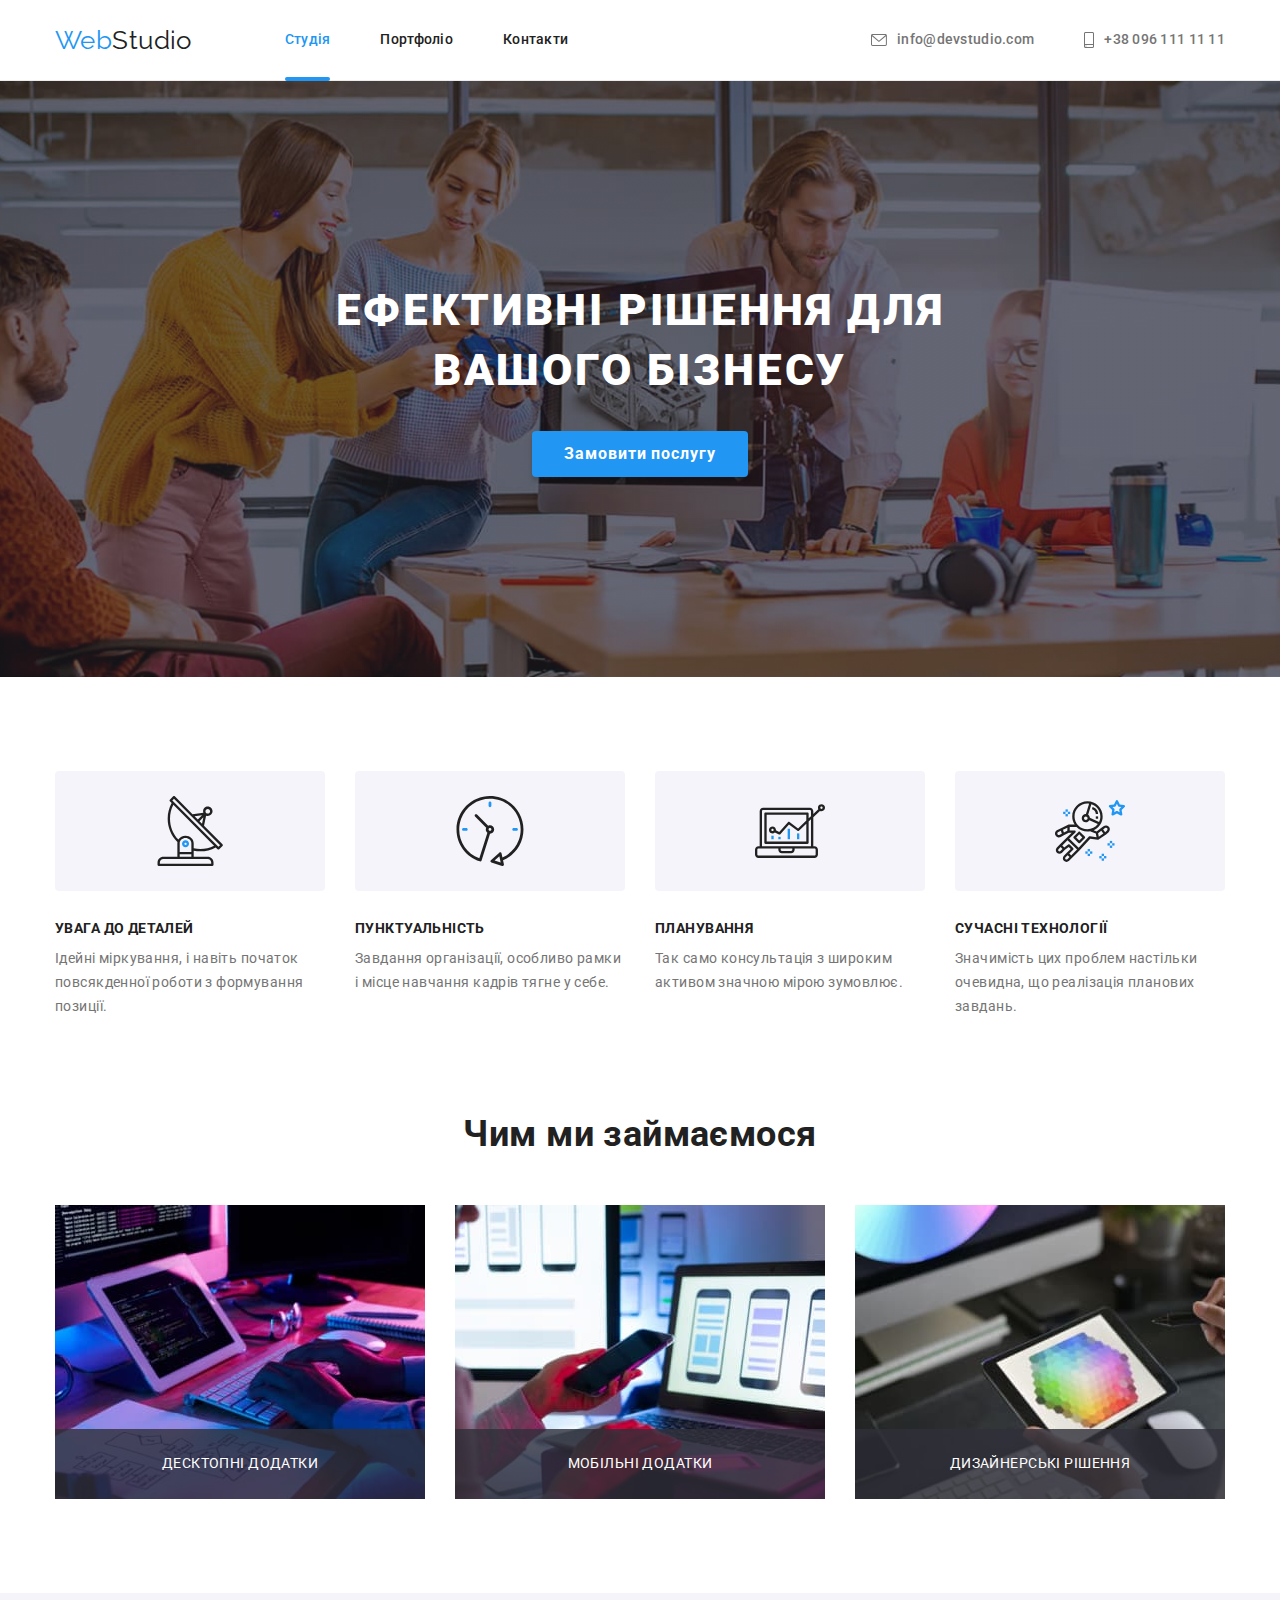
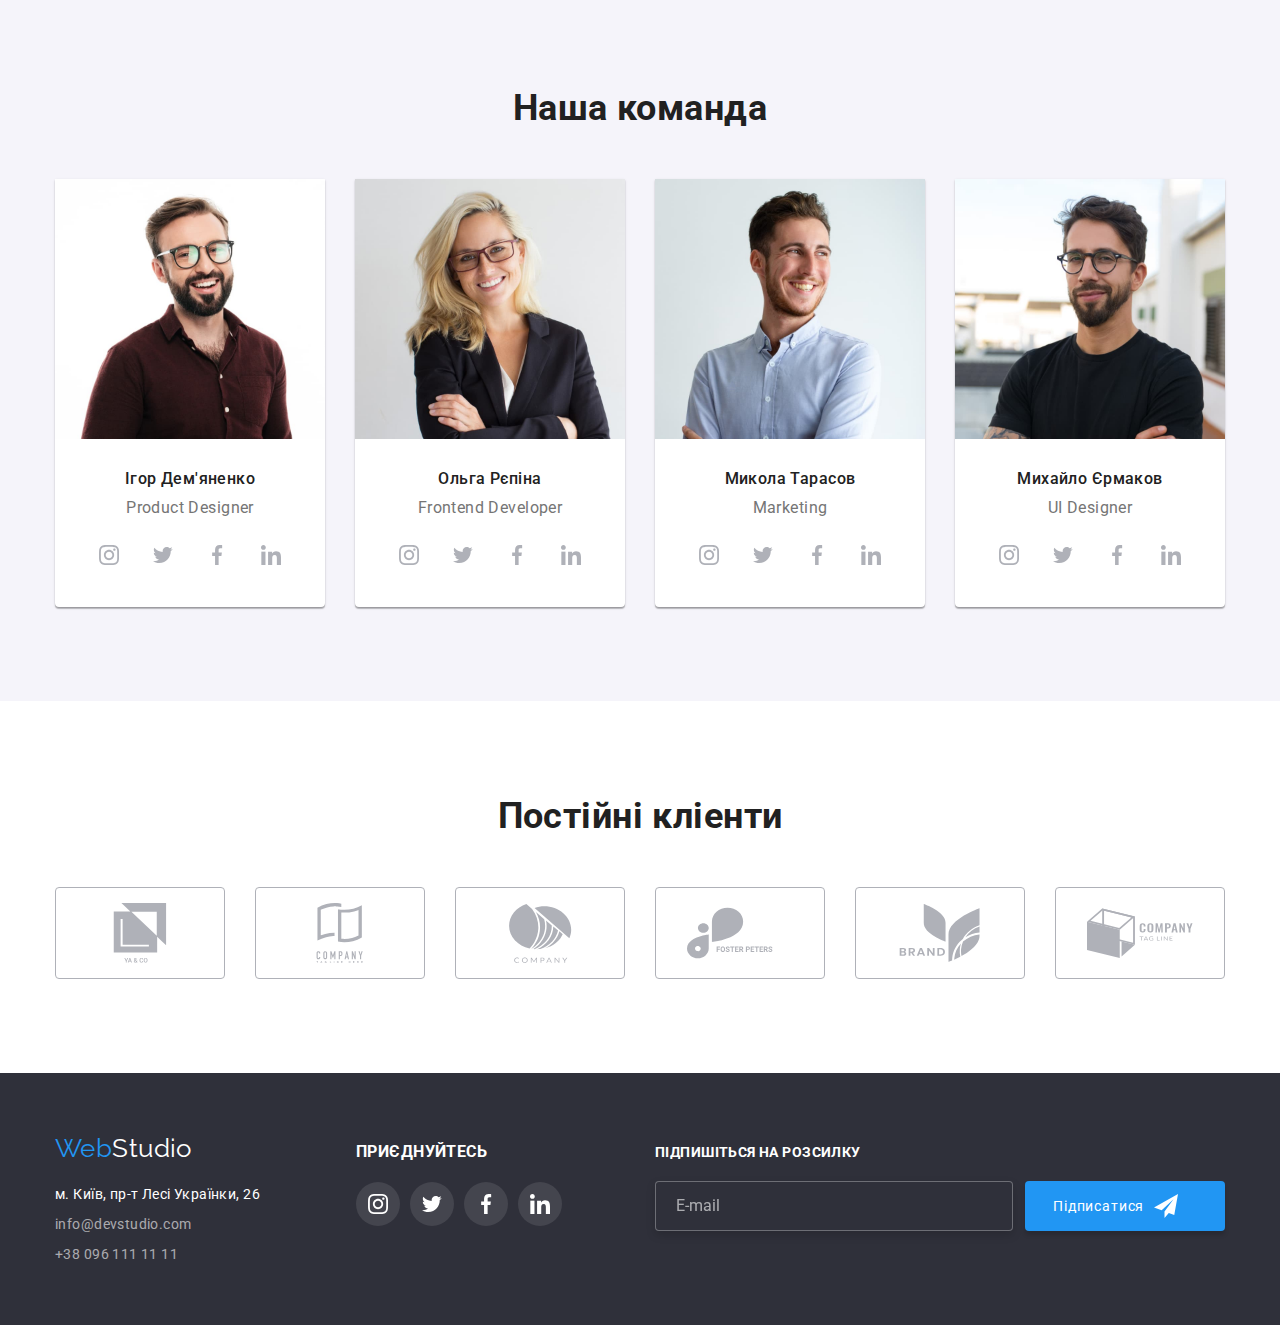
<file: index.html>
<!DOCTYPE html>
<html lang="uk">
  <head>
    <meta charset="UTF-8" />
    <meta name="viewport" content="width=device-width, initial-scale=1.0" />
    <title>Студія</title>
    <link rel="preconnect" href="https://fonts.googleapis.com" />
    <link rel="preconnect" href="https://fonts.gstatic.com" crossorigin />
    <link
      href="https://fonts.googleapis.com/css2?family=Raleway:wght@700&family=Roboto:wght@400;500;700;900&display=swap"
      rel="stylesheet"
    />
    <link
      rel="stylesheet"
      href="https://cdn.jsdelivr.net/npm/modern-normalize@1.1.0/modern-normalize.min.css"
    />
    <link rel="stylesheet" href="./css/styles.css" />
  </head>
  <body>
    <header class="header-page">
      <div class="container header-page-container">
        <!--строка навигатора-->
        <nav class="header-nav">
          <a class="logotyp link" href="./index.html">Web<span>Studio</span></a>
          <ul class="menu list">
            <li class="menu-element">
              <a class="menu-link link current" href="./index.html"> Студія</a>
            </li>
            <li class="menu-element">
              <a class="menu-link link" href="./portfolio.html">Портфоліо</a>
            </li>
            <li class="menu-element">
              <a class="menu-link link" href="">Контакти</a>
            </li>
          </ul>
        </nav>
        <!--телеграф-->
        <ul class="contact list">
          <li class="contact-item">
            <a class="contact-elem link" href="mailto:info@devstudio.com">
              <svg class="contact-icon" width="16" height="12">
                <use href="./images/icons.svg#icon-envelope"></use>
              </svg>
              info@devstudio.com</a
            >
          </li>
          <li class="contact-item">
            <a class="contact-elem link" href="tel:+380961111111">
              <svg class="contact-icon" width="10" height="16">
                <use href="./images/icons.svg#icon-smartphone"></use>
              </svg>
              +38 096 111 11 11</a
            >
          </li>
        </ul>
      </div>
    </header>
    <main>
      <!--ГЕРОЯМ СЛАВА-->
      <section class="section hero">
        <div class="container hero-container">
          <h1 class="hero-title">Ефективні рішення для вашого бізнесу</h1>
          <button type="button" class="hero-modal-btn" data-modal-open>
            Замовити послугу
          </button>
        </div>
      </section>
      <!--секция себя презентовать-->
      <section class="section present">
        <div class="container present-container">
          <ul class="present-list list">
            <li class="present-elem">
              <div class="present-ikon">
                <svg aria-label="антена" width="70" height="70">
                  <use href="./images/icons.svg#icon-antena"></use>
                </svg>
              </div>
              <h2 class="present-title">УВАГА ДО ДЕТАЛЕЙ</h2>
              <p class="present-tekst">
                Ідейні міркування, і навіть початок повсякденної роботи з
                формування позиції.
              </p>
            </li>
            <li class="present-elem">
              <div class="present-ikon">
                <svg aria-label="годинник" width="70" height="70">
                  <use href="./images/icons.svg#icon-clock"></use>
                </svg>
              </div>
              <h2 class="present-title">ПУНКТУАЛЬНІСТЬ</h2>
              <p class="present-tekst">
                Завдання організації, особливо рамки і місце навчання кадрів
                тягне у себе.
              </p>
            </li>
            <li class="present-elem">
              <div class="present-ikon">
                <svg aria-label="діаграма" width="70" height="70">
                  <use href="./images/icons.svg#icon-diagram"></use>
                </svg>
              </div>
              <h2 class="present-title">ПЛАНУВАННЯ</h2>
              <p class="present-tekst">
                Так само консультація з широким активом значною мірою зумовлює.
              </p>
            </li>
            <li class="present-elem">
              <div class="present-ikon">
                <svg aria-label="космонавт" width="70" height="70">
                  <use href="./images/icons.svg#icon-astronaut"></use>
                </svg>
              </div>
              <h2 class="present-title">СУЧАСНІ ТЕХНОЛОГІЇ</h2>
              <p class="present-tekst">
                Значимість цих проблем настільки очевидна, що реалізація
                планових завдань.
              </p>
            </li>
          </ul>
        </div>
      </section>
      <!--секция работаем работу  -->
      <section class="section worky">
        <div class="container worky-container">
          <h2 class="section-title">Чим ми займаємося</h2>
          <ul class="worky-list list">
            <li class="worky-elem">
              <div class="worky-over">
                <img
                  class="worky-pic"
                  src="./images/box-1-img.jpg"
                  alt="печать на клаві"
                  width="370"
                />
                <p class="worky-text">ДЕСКТОПНІ ДОДАТКИ</p>
              </div>
            </li>
            <li class="worky-elem">
              <div class="worky-over">
                <img
                  class="worky-pic"
                  src="./images/box-2-img.jpg"
                  alt="смартфон та ноутбук"
                  width="370"
                />
                <p class="worky-text">МОБІЛЬНІ ДОДАТКИ</p>
              </div>
            </li>
            <li class="worky-elem">
              <div class="worky-over">
                <img
                  class="worky-pic"
                  src="./images/box-3-img.jpg"
                  alt="планшет та ноутбук"
                  width="370"
                />
                <p class="worky-text">ДИЗАЙНЕРСЬКІ РІШЕННЯ</p>
              </div>
            </li>
          </ul>
        </div>
      </section>
      <!--кто в команде-->
      <section class="section team">
        <div class="container team-container">
          <h2 class="section-title">Наша команда</h2>
          <ul class="team-list list">
            <li class="team-elem">
              <img
                class="team-foto"
                src="images/img-foto-1.jpg"
                alt="Product Designer"
                width="270"
              />
              <div class="container team-pro">
                <h3 class="team-name">Ігор Дем'яненко</h3>
                <p class="team-prof">Product Designer</p>
                <ul class="network-list list">
                  <li class="network-list-set">
                    <a href="" class="network-list-link">
                      <svg
                        aria-label="значок инстаграму"
                        class="network-list-icon"
                        width="20"
                        height="20"
                      >
                        <use href="./images/icons.svg#icon-instagram"></use>
                      </svg>
                    </a>
                  </li>
                  <li class="network-list-set">
                    <a href="" class="network-list-link">
                      <svg
                        aria-label="значок твиттеру"
                        class="network-list-icon"
                        width="20"
                        height="20"
                      >
                        <use href="./images/icons.svg#icon-twitter"></use>
                      </svg>
                    </a>
                  </li>
                  <li class="network-list-set">
                    <a href="" class="network-list-link">
                      <svg
                        aria-label="значок фейсбуку"
                        class="network-list-icon"
                        width="20"
                        height="20"
                      >
                        <use href="./images/icons.svg#icon-facebook"></use>
                      </svg>
                    </a>
                  </li>
                  <li class="network-list-set">
                    <a href="" class="network-list-link">
                      <svg
                        aria-label="значок линкедину"
                        class="network-list-icon"
                        width="20"
                        height="20"
                      >
                        <use href="./images/icons.svg#icon-linkedin"></use>
                      </svg>
                    </a>
                  </li>
                </ul>
              </div>
            </li>
            <li class="team-elem">
              <img
                class="team-foto"
                src="images/img-foto-2.jpg"
                alt="Frontend Developer"
                width="270"
              />
              <div class="container team-pro">
                <h3 class="team-name">Ольга Рєпіна</h3>
                <p class="team-prof">Frontend Developer</p>
                <ul class="network-list list">
                  <li class="network-list-set">
                    <a href="" class="network-list-link">
                      <svg
                        aria-label="значок инстаграму"
                        class="network-list-icon"
                        width="20"
                        height="20"
                      >
                        <use href="./images/icons.svg#icon-instagram"></use>
                      </svg>
                    </a>
                  </li>
                  <li class="network-list-set">
                    <a href="" class="network-list-link">
                      <svg
                        aria-label="значок твиттеру"
                        class="network-list-icon"
                        width="20"
                        height="20"
                      >
                        <use href="./images/icons.svg#icon-twitter"></use>
                      </svg>
                    </a>
                  </li>
                  <li class="network-list-set">
                    <a href="" class="network-list-link">
                      <svg
                        aria-label="значок фейсбуку"
                        class="network-list-icon"
                        width="20"
                        height="20"
                      >
                        <use href="./images/icons.svg#icon-facebook"></use>
                      </svg>
                    </a>
                  </li>
                  <li class="network-list-set">
                    <a href="" class="network-list-link">
                      <svg
                        aria-label="значок линкедину"
                        class="network-list-icon"
                        width="20"
                        height="20"
                      >
                        <use href="./images/icons.svg#icon-linkedin"></use>
                      </svg>
                    </a>
                  </li>
                </ul>
              </div>
            </li>
            <li class="team-elem">
              <img
                class="team-foto"
                src="images/img-foto-3.jpg"
                alt="Marketing"
                width="270"
              />
              <div class="container team-pro">
                <h3 class="team-name">Микола Тарасов</h3>
                <p class="team-prof">Marketing</p>
                <ul class="network-list list">
                  <li class="network-list-set">
                    <a href="" class="network-list-link">
                      <svg
                        aria-label="значок инстаграму"
                        class="network-list-icon"
                        width="20"
                        height="20"
                      >
                        <use href="./images/icons.svg#icon-instagram"></use>
                      </svg>
                    </a>
                  </li>
                  <li class="network-list-set">
                    <a href="" class="network-list-link">
                      <svg
                        aria-label="значок твиттеру"
                        class="network-list-icon"
                        width="20"
                        height="20"
                      >
                        <use href="./images/icons.svg#icon-twitter"></use>
                      </svg>
                    </a>
                  </li>
                  <li class="network-list-set">
                    <a href="" class="network-list-link">
                      <svg
                        aria-label="значок фейсбуку"
                        class="network-list-icon"
                        width="20"
                        height="20"
                      >
                        <use href="./images/icons.svg#icon-facebook"></use>
                      </svg>
                    </a>
                  </li>
                  <li class="network-list-set">
                    <a href="" class="network-list-link">
                      <svg
                        aria-label="значок линкедину"
                        class="network-list-icon"
                        width="20"
                        height="20"
                      >
                        <use href="./images/icons.svg#icon-linkedin"></use>
                      </svg>
                    </a>
                  </li>
                </ul>
              </div>
            </li>
            <li class="team-elem">
              <img
                class="team-foto"
                src="images/img-foto-4.jpg"
                alt="UI Designer"
                width="270"
              />
              <div class="container team-pro">
                <h3 class="team-name">Михайло Єрмаков</h3>
                <p class="team-prof">UI Designer</p>
                <ul class="network-list list">
                  <li class="network-list-set">
                    <a href="" class="network-list-link">
                      <svg
                        aria-label="значок инстаграму"
                        class="network-list-icon"
                        width="20"
                        height="20"
                      >
                        <use href="./images/icons.svg#icon-instagram"></use>
                      </svg>
                    </a>
                  </li>
                  <li class="network-list-set">
                    <a href="" class="network-list-link">
                      <svg
                        aria-label="значок твиттеру"
                        class="network-list-icon"
                        width="20"
                        height="20"
                      >
                        <use href="./images/icons.svg#icon-twitter"></use>
                      </svg>
                    </a>
                  </li>
                  <li class="network-list-set">
                    <a href="" class="network-list-link">
                      <svg
                        aria-label="значок фейсбуку"
                        class="network-list-icon"
                        width="20"
                        height="20"
                      >
                        <use href="./images/icons.svg#icon-facebook"></use>
                      </svg>
                    </a>
                  </li>
                  <li class="network-list-set">
                    <a href="" class="network-list-link">
                      <svg
                        aria-label="значок линкедину"
                        class="network-list-icon"
                        width="20"
                        height="20"
                      >
                        <use href="./images/icons.svg#icon-linkedin"></use>
                      </svg>
                    </a>
                  </li>
                </ul>
              </div>
            </li>
          </ul>
        </div>
      </section>
      <section class="section group">
        <div class="container">
          <h2 class="section-title">Постійні кліенти</h2>
          <ul class="group-list list">
            <li class="group-list-set">
              <a href="" class="group-link link">
                <svg
                  aria-label="логотип клієнта 1"
                  class="group-icon"
                  width="106"
                  height="60"
                >
                  <use href="./images/icons.svg#icon-group-1"></use>
                </svg>
              </a>
            </li>
            <li class="group-list-set">
              <a href="" class="group-link link">
                <svg
                  aria-label="логотип клієнта 2"
                  class="group-icon"
                  width="106"
                  height="60"
                >
                  <use href="./images/icons.svg#icon-group-2"></use>
                </svg>
              </a>
            </li>
            <li class="group-list-set">
              <a href="" class="group-link link">
                <svg
                  aria-label="логотип клієнта 3"
                  class="group-icon"
                  width="106"
                  height="60"
                >
                  <use href="./images/icons.svg#icon-group-3"></use>
                </svg>
              </a>
            </li>
            <li class="group-list-set">
              <a href="" class="group-link link">
                <svg
                  aria-label="логотип клієнта 4"
                  class="group-icon"
                  width="106"
                  height="60"
                >
                  <use href="./images/icons.svg#icon-group-4"></use>
                </svg>
              </a>
            </li>
            <li class="group-list-set">
              <a href="" class="group-link link">
                <svg
                  aria-label="логотип клієнта 5"
                  class="group-icon"
                  width="106"
                  height="60"
                >
                  <use href="./images/icons.svg#icon-group-5"></use>
                </svg>
              </a>
            </li>
            <li class="group-list-set">
              <a href="" class="group-link link">
                <svg
                  aria-label="логотип клієнта 6"
                  class="group-icon"
                  width="106"
                  height="60"
                >
                  <use href="./images/icons.svg#icon-group-6"></use>
                </svg>
              </a>
            </li>
          </ul>
        </div>
      </section>
    </main>
    <!--секция ноги-->
    <footer class="footer">
      <div class="container foot">
        <!--adresa-->
        <div class="adresa">
          <a class="logotyp-footer link" href="./index.html"
            >Web<span class="studi">Studio</span></a
          >
          <address class="address">
            <ul class="foot-list list">
              <li class="foot-elem">
                <a
                  class="foot-map link"
                  href="https://goo.gl/maps/CPtrU1FHBa2aNyZL9"
                  target="_blank"
                  rel="noopener noreferrer nofollow"
                  >м. Київ, пр-т Лесі Українки, 26</a
                >
              </li>
              <li class="foot-elem">
                <a class="foot-link link" href="mailto:info@devstudio.com"
                  >info@devstudio.com</a
                >
              </li>
              <li class="foot-elem">
                <a class="foot-link link" href="tel:+380961111111"
                  >+38 096 111 11 11</a
                >
              </li>
            </ul>
          </address>
        </div>
        <!--join-->
        <div class="join">
          <h3 class="join-title">ПРИЄДНУЙТЕСЬ</h3>
          <ul class="join-list list">
            <li class="join-list-set">
              <a href="" class="join-link link">
                <svg
                  aria-label="значок інстаграму"
                  class="join-icon"
                  width="20"
                  height="20"
                >
                  <use href="./images/icons.svg#icon-instagram"></use>
                </svg>
              </a>
            </li>
            <li class="join-list-set">
              <a href="" class="join-link link">
                <svg
                  aria-label="значок твиттеру"
                  class="join-icon"
                  width="20"
                  height="20"
                >
                  <use href="./images/icons.svg#icon-twitter"></use>
                </svg>
              </a>
            </li>
            <li class="join-list-set">
              <a href="" class="join-link link">
                <svg
                  aria-label="значок фейсбуку"
                  class="join-icon"
                  width="20"
                  height="20"
                >
                  <use href="./images/icons.svg#icon-facebook"></use>
                </svg>
              </a>
            </li>
            <li class="join-list-set">
              <a href="" class="join-link link">
                <svg
                  aria-label="значок линкедину"
                  class="join-icon"
                  width="20"
                  height="20"
                >
                  <use href="./images/icons.svg#icon-linkedin"></use>
                </svg>
              </a>
            </li>
          </ul>
        </div>
        <!--подписка+-->
        <div class="subs-emale">
          <span class="subs-title">ПІДПИШІТЬСЯ НА РОЗСИЛКУ</span>
          <form class="subs">
            <label class="emale-fild">
              <span class="emaie-line">
                <input
                  type="email"
                  class="emale-form"
                  name="user_email"
                  placeholder="E-mail"
                />
              </span>
            </label>
            <button type="submit" class="subs-button">
              Підписатися
              <svg
                aria-label="значок телеграму"
                class="subs-send"
                width="24"
                height="24"
              >
                <use href="./images/icons.svg#icon-icon-send"></use>
              </svg>
            </button>
          </form>
        </div>
      </div>
    </footer>
    <!--модальное окно-->
    <div class="backdrop is-hidden" data-modal>
      <div class="modal">
        <button type="button" class="modal-close-btn" data-modal-close>
          <svg class="modal-close-icon" height="18px" width="18px">
            <use href="./images/icons.svg#icon-close"></use>
          </svg>
        </button>
        <p class="modal-header">Залиште свої дані, ми вам передзвонимо</p>
        <form class="modal-form">
          <label class="modal-form-line">
            <span class="modal-form-span">Ім'я</span>
            <span class="modal-form-input-div">
              <input
                type="text"
                class="modal-form-input"
                pattern="[a-zA-Zа-яА-ЯЇїІі]+"
                name="user_name"
              />
              <svg class="form-name-icon" height="18px" width="18px">
                <use href="./images/icons.svg#icon-person-black-18dp-1"></use>
              </svg>
            </span>
          </label>
          <label class="modal-form-line">
            <span class="modal-form-span">Телефон</span>
            <span class="modal-form-input-div">
              <input
                type="tel"
                class="modal-form-input"
                pattern="[0-9]{3}-[0-9]{3}-[0-9]{2}-[0-9]{2}"
                name="user_tel"
              />
              <svg class="form-name-icon" height="18px" width="18px">
                <use href="./images/icons.svg#icon-phone-black-18dp-1"></use>
              </svg>
            </span>
          </label>
          <label class="modal-form-line">
            <span class="modal-form-span"> Пошта</span>
            <span class="modal-form-input-div">
              <input type="email" class="modal-form-input" name="user_mail" />
              <svg class="form-name-icon" width="18px" height="18px">
                <use href="./images/icons.svg#icon-email-black-18dp-1"></use>
              </svg>
            </span>
          </label>
          <label class="modal-form-line-coment">
            <span class="modal-form-span">Коментар</span>
            <textarea
              name="user_coment"
              class="modal-form-coment"
              placeholder="Введіть текст"
            ></textarea>
          </label>
          <label class="modal-form-check-line">
            <input
              type="checkbox"
              class="modal-form-check"
              name="user_policy"
            />
            <svg class="form-check-icon">
              <use
                class="form-check-vector"
                href="./images/icons.svg#icon-Vector"
              ></use>
            </svg>
            Погоджуюся з розсилкою та приймаю
            <a class="agreement-link" href="">Умови договору</a>
          </label>
          <button type="submit" class="modal-form-submit">Відправити</button>
        </form>
      </div>
    </div>
    <script src="./JS/modal.js" type="module"></script>
  </body>
</html>
</file>
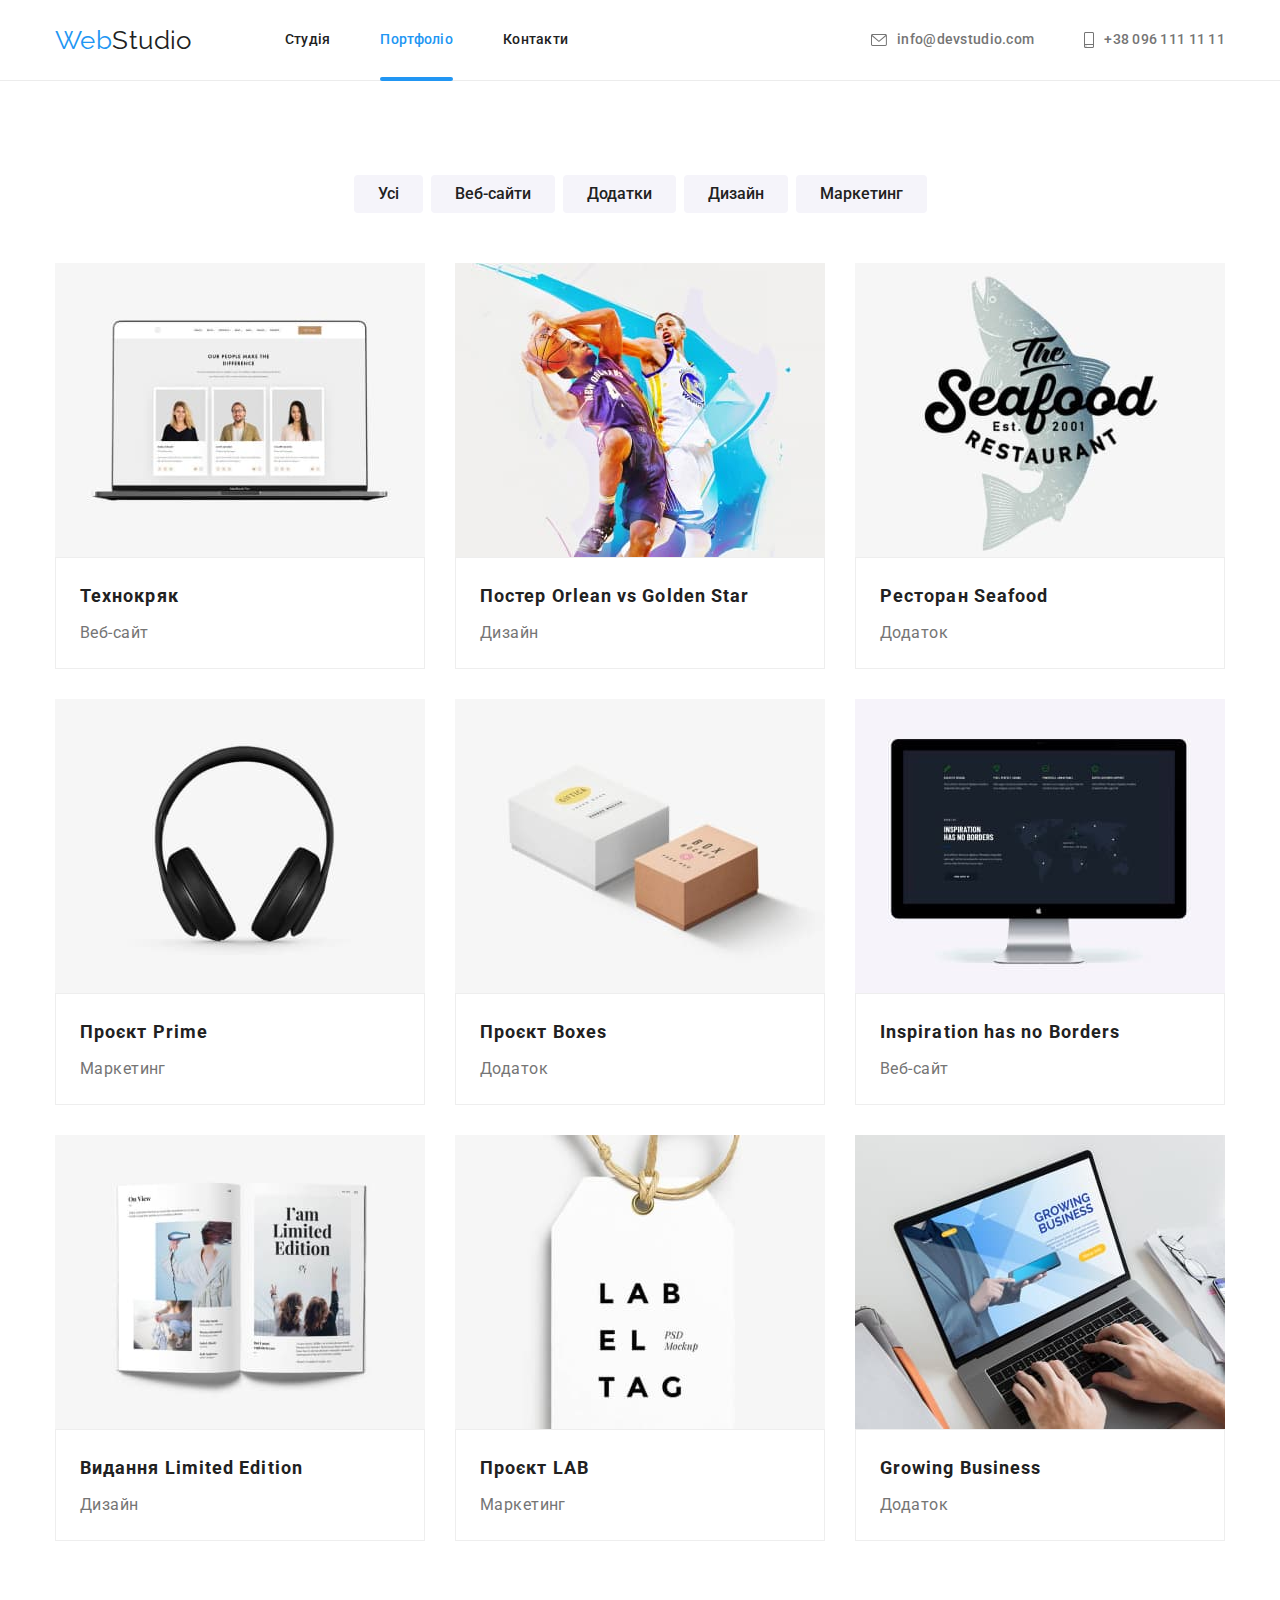
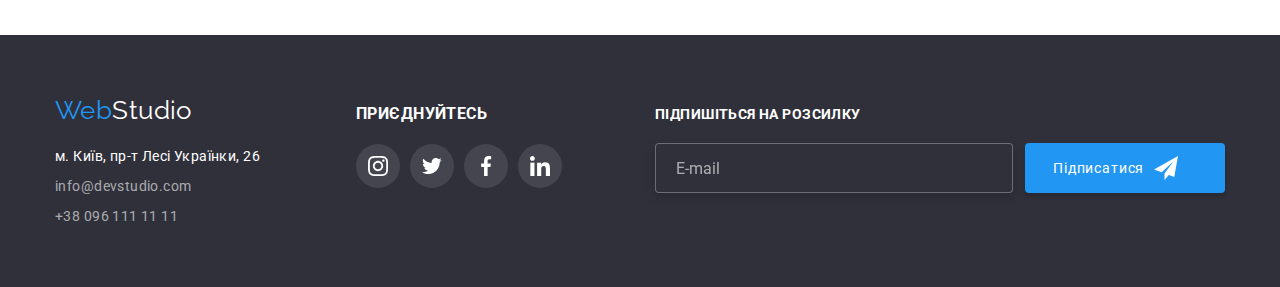
<file: portfolio.html>
<!DOCTYPE html>
<html lang="uk">
  <head>
    <meta charset="UTF-8" />
    <meta name="viewport" content="width=device-width, initial-scale=1.0" />
    <title>Портфоліо</title>
    <link rel="preconnect" href="https://fonts.googleapis.com" />
    <link rel="preconnect" href="https://fonts.gstatic.com" crossorigin />
    <link
      href="https://fonts.googleapis.com/css2?family=Raleway:wght@700&family=Roboto:wght@400;500;700;900&display=swap"
      rel="stylesheet"
    />
    <link
      rel="stylesheet"
      href="https://cdn.jsdelivr.net/npm/modern-normalize@1.1.0/modern-normalize.min.css"
    />
    <link rel="stylesheet" href="./css/styles.css" />
  </head>
  <body>
    <header class="header-page">
      <div class="container header-page-container">
        <!--строка навигатора-->
        <nav class="header-nav">
          <a class="logotyp link" href="./index.html">Web<span>Studio</span></a>
          <ul class="menu list">
            <li class="menu-element">
              <a class="menu-link link" href="./index.html">Студія</a>
            </li>
            <li class="menu-element">
              <a class="menu-link link current" href="./portfolio.html"
                >Портфоліо</a
              >
            </li>
            <li class="menu-element">
              <a class="menu-link link" href="">Контакти</a>
            </li>
          </ul>
        </nav>
        <!--телеграф-->
        <ul class="contact list">
          <li class="contact-item">
            <a class="contact-elem link" href="mailto:info@devstudio.com">
              <svg class="contact-icon" width="16" height="12">
                <use href="./images/icons.svg#icon-envelope"></use>
              </svg>
              info@devstudio.com</a
            >
          </li>
          <li class="contact-item">
            <a class="contact-elem link" href="tel:+380961111111">
              <svg class="contact-icon" width="10" height="16">
                <use href="./images/icons.svg#icon-smartphone"></use>
              </svg>
              +38 096 111 11 11</a
            >
          </li>
        </ul>
      </div>
    </header>
    <main>
      <!--секция фильтра галереи портфолио-->
      <section class="section filtr">
        <div class="container">
          <!--скрытый заголовок-->
          <h1 class="title visually-hidden">Що бажаэте</h1>
          <!--кнопки фильтра-->
          <ul class="filtr-list list">
            <li class="filtr-elem">
              <button class="filtr-button" type="button">Усі</button>
            </li>
            <li class="filtr-elem">
              <button class="filtr-button" type="button">Веб-сайти</button>
            </li>
            <li class="filtr-elem">
              <button class="filtr-button" type="button">Додатки</button>
            </li>
            <li class="filtr-elem">
              <button class="filtr-button" type="button">Дизайн</button>
            </li>
            <li class="filtr-elem">
              <button class="filtr-button" type="button">Маркетинг</button>
            </li>
          </ul>
          <!-- галерея портфолио-->
          <!--<div class="container galera-container">-->
          <ul class="galera-list list">
            <li class="galera-elem">
              <a href="" class="galera-link link">
                <div class="galera-cash">
                  <img
                    class="galera-pic"
                    src="images/img-galer.jpg"
                    alt="відкрита веб-сторінка на ноутбуці"
                    width="370"
                  />
                  <p class="overlay">
                    Ресурс пропонує комплексні пропозиції з різним рівнем
                    функціоналу та сервісів. Все це дозволить відвідувачу
                    отримати вичерпні відомості про компанію чи приватну особу.
                  </p>
                </div>
                <div class="container picpro-container">
                  <h3 class="galera-picname">Технокряк</h3>
                  <p class="galera-picpro">Веб-сайт</p>
                </div>
              </a>
            </li>
            <li class="galera-elem">
              <a href="" class="galera-link link">
                <div class="galera-cash">
                  <img
                    class="galera-pic"
                    src="images/img-galer-1.jpg"
                    alt="картинка двое з м'ячем"
                    width="370"
                  />
                  <p class="overlay">
                    Ресурс пропонує комплексні пропозиції з різним рівнем
                    функціоналу та сервісів. Все це дозволить відвідувачу
                    отримати вичерпні відомості про компанію чи приватну особу.
                  </p>
                </div>
                <div class="container picpro-container">
                  <h3 class="galera-picname">Постер Orlean vs Golden Star</h3>
                  <p class="galera-picpro">Дизайн</p>
                </div>
              </a>
            </li>
            <li class="galera-elem">
              <a href="" class="galera-link link">
                <div class="galera-cash">
                  <img
                    class="galera-pic"
                    src="images/img-galer-2.jpg"
                    alt="логотип ресторану"
                    width="370"
                  />
                  <p class="overlay">
                    Ресурс пропонує комплексні пропозиції з різним рівнем
                    функціоналу та сервісів. Все це дозволить відвідувачу
                    отримати вичерпні відомості про компанію чи приватну особу.
                  </p>
                </div>
                <div class="container picpro-container">
                  <h3 class="galera-picname">Ресторан Seafood</h3>
                  <p class="galera-picpro">Додаток</p>
                </div>
              </a>
            </li>
            <li class="galera-elem">
              <a href="" class="galera-link link">
                <div class="galera-cash">
                  <img
                    class="galera-pic"
                    src="images/img-galer-3.jpg"
                    alt="навушники"
                    width="370"
                  />
                  <p class="overlay">
                    Ресурс пропонує комплексні пропозиції з різним рівнем
                    функціоналу та сервісів. Все це дозволить відвідувачу
                    отримати вичерпні відомості про компанію чи приватну особу.
                  </p>
                </div>
                <div class="container picpro-container">
                  <h3 class="galera-picname">Проєкт Prime</h3>
                  <p class="galera-picpro">Маркетинг</p>
                </div>
              </a>
            </li>
            <li class="galera-elem">
              <a href="" class="galera-link link">
                <div class="galera-cash">
                  <img
                    class="galera-pic"
                    src="images/img-galer-4.jpg"
                    alt="дві коробки"
                    width="370"
                  />
                  <p class="overlay">
                    Ресурс пропонує комплексні пропозиції з різним рівнем
                    функціоналу та сервісів. Все це дозволить відвідувачу
                    отримати вичерпні відомості про компанію чи приватну особу.
                  </p>
                </div>
                <div class="container picpro-container">
                  <h3 class="galera-picname">Проєкт Boxes</h3>
                  <p class="galera-picpro">Додаток</p>
                </div>
              </a>
            </li>
            <li class="galera-elem">
              <a href="" class="galera-link link">
                <div class="galera-cash">
                  <img
                    class="galera-pic"
                    src="images/img-galer-5.jpg"
                    alt="ввімкнений монітор"
                    width="370"
                  />
                  <p class="overlay">
                    Ресурс пропонує комплексні пропозиції з різним рівнем
                    функціоналу та сервісів. Все це дозволить відвідувачу
                    отримати вичерпні відомості про компанію чи приватну особу.
                  </p>
                </div>
                <div class="container picpro-container">
                  <h3 class="galera-picname">Inspiration has no Borders</h3>
                  <p class="galera-picpro">Веб-сайт</p>
                </div>
              </a>
            </li>
            <li class="galera-elem">
              <a href="" class="galera-link link">
                <div class="galera-cash">
                  <img
                    class="galera-pic"
                    src="images/img-galer-6.jpg"
                    alt="відкрита книга"
                    width="370"
                  />
                  <p class="overlay">
                    Ресурс пропонує комплексні пропозиції з різним рівнем
                    функціоналу та сервісів. Все це дозволить відвідувачу
                    отримати вичерпні відомості про компанію чи приватну особу.
                  </p>
                </div>
                <div class="container picpro-container">
                  <h3 class="galera-picname">Видання Limited Edition</h3>
                  <p class="galera-picpro">Дизайн</p>
                </div>
              </a>
            </li>
            <li class="galera-elem">
              <a href="" class="galera-link link">
                <div class="galera-cash">
                  <img
                    class="galera-pic"
                    src="images/img-galer-7.jpg"
                    alt="товарна бірка"
                    width="370"
                  />
                  <p class="overlay">
                    Ресурс пропонує комплексні пропозиції з різним рівнем
                    функціоналу та сервісів. Все це дозволить відвідувачу
                    отримати вичерпні відомості про компанію чи приватну особу.
                  </p>
                </div>
                <div class="container picpro-container">
                  <h3 class="galera-picname">Проєкт LAB</h3>
                  <p class="galera-picpro">Маркетинг</p>
                </div>
              </a>
            </li>
            <li class="galera-elem">
              <a href="" class="galera-link link">
                <div class="galera-cash">
                  <img
                    class="galera-pic"
                    src="images/img-galer-8.jpg"
                    alt="руки на клаві ноута"
                    width="370"
                  />
                  <p class="overlay">
                    Ресурс пропонує комплексні пропозиції з різним рівнем
                    функціоналу та сервісів. Все це дозволить відвідувачу
                    отримати вичерпні відомості про компанію чи приватну особу.
                  </p>
                </div>
                <div class="container picpro-container">
                  <h3 class="galera-picname">Growing Business</h3>
                  <p class="galera-picpro">Додаток</p>
                </div>
              </a>
            </li>
          </ul>
        </div>
      </section>
    </main>
    <!--секция ноги-->
    <footer class="footer">
      <div class="container foot">
        <div class="adresa">
          <a class="logotyp link" href="./index.html">
            Web<span class="studi">Studio</span></a
          >
          <address class="address">
            <ul class="foot-list list">
              <li class="foot-elem">
                <a
                  class="foot-map link"
                  href="https://goo.gl/maps/CPtrU1FHBa2aNyZL9"
                  target="_blank"
                  rel="noopener noreferrer nofollow"
                  >м. Київ, пр-т Лесі Українки, 26</a
                >
              </li>
              <li class="foot-elem">
                <a class="foot-link link" href="mailto:info@devstudio.com"
                  >info@devstudio.com</a
                >
              </li>
              <li class="foot-elem">
                <a class="foot-link link" href="tel:+380961111111"
                  >+38 096 111 11 11</a
                >
              </li>
            </ul>
          </address>
        </div>
        <!--join-->

        <div class="join">
          <h3 class="join-title">ПРИЄДНУЙТЕСЬ</h3>
          <ul class="join-list list">
            <li class="join-list-set">
              <a href="" class="join-link link">
                <svg
                  aria-label="значок інстаграму"
                  class="join-icon"
                  width="20"
                  height="20"
                >
                  <use href="./images/icons.svg#icon-instagram"></use>
                </svg>
              </a>
            </li>
            <li class="join-list-set">
              <a href="" class="join-link link">
                <svg
                  aria-label="значок твиттеру"
                  class="join-icon"
                  width="20"
                  height="20"
                >
                  <use href="./images/icons.svg#icon-twitter"></use>
                </svg>
              </a>
            </li>
            <li class="join-list-set">
              <a href="" class="join-link link">
                <svg
                  aria-label="значок фейсбуку"
                  class="join-icon"
                  width="20"
                  height="20"
                >
                  <use href="./images/icons.svg#icon-facebook"></use>
                </svg>
              </a>
            </li>
            <li class="join-list-set">
              <a href="" class="join-link link">
                <svg
                  aria-label="значок линкедину"
                  class="join-icon"
                  width="20"
                  height="20"
                >
                  <use href="./images/icons.svg#icon-linkedin"></use>
                </svg>
              </a>
            </li>
          </ul>
        </div>
        <!--подписка+-->
        <div class="subs-emale">
          <span class="subs-title">ПІДПИШІТЬСЯ НА РОЗСИЛКУ</span>
          <form class="subs">
            <label class="emale-fild">
              <span class="emale-line">
                <input
                  type="email"
                  class="emale-form"
                  name="user_email"
                  placeholder="E-mail"
                />
              </span>
            </label>

            <button type="submit" class="subs-button">
              Підписатися
              <svg
                aria-label="значок телеграму"
                class="subs-send"
                width="24"
                height="24"
              >
                <use href="./images/icons.svg#icon-icon-send"></use>
              </svg>
            </button>
          </form>
        </div>
      </div>
    </footer>
  </body>
</html>
</file>
<file: css/styles.css>
:root {
  --primary-font: "Roboto", sans-serif;
  --secondary-font: "Raleway", sans-serif;
  --accent-color: #2196f3;
  --primary-color: #757575;
  --secondary-color: #212121;
  --alternativ-color: #ffffff;
}
/*убирает нижнее подчёркивание*/
.link {
  text-decoration: none;
}
/*убирает маркер списка*/
.list {
  list-style: none;
}
html {
  box-sizing: border-box;
}
/*убирает пустоту между картинками*/
img {
  display: block;
  max-width: 100%;
  height: auto;
}

h1,
h2,
h3,
h4,
p {
  margin-top: 0;
  margin-bottom: 0;
}
ul {
  margin-top: 0;
  margin-bottom: 0;
  padding-left: 0;
}

/*курсор ладошка*/
button {
  cursor: pointer;
}
span {
  color: var(--secondary-color);
}
.visually-hidden {
  position: absolute;
  white-space: nowrap;
  width: 1px;
  height: 1px;
  overflow: hidden;
  border: 0;
  padding: 0;
  clip: rect(0 0 0 0);
  clip-path: inset(50%);
  margin: -1px;
}

/*бодик*/
body {
  font-family: var(--primary-font);
  font-size: 14px;
  background-color: var(--alternativ-color);
  color: var(--primary-color);
  letter-spacing: 0.03em;
  line-height: 1.19;
}

.container {
  width: 1200px;
  margin-left: auto;
  margin-right: auto;
  padding-left: 15px;
  padding-right: 15px;
}
.section {
  padding-top: 94px;
  padding-bottom: 94px;
}
/*=========СТУДИЯ=========*/
/*=====хедер=====*/
.header-page-container {
  display: flex;
  align-items: center;
  justify-content: space-between;
}
.header-page {
  border-bottom: 1px solid #ececec;
}
.header-nav {
  display: flex;
  align-items: center;
}
.menu,
.contact {
  display: flex;
  column-gap: 50px;
}
.contact {
  align-items: center;
}

.logotyp {
  margin-right: 93px;
  font-family: var(--secondary-font);
  font-size: 26px;
  color: var(--accent-color);
}
/*секция меню*/

.menu-link {
  display: inline-block;
  position: relative;
  padding-top: 32px;
  padding-bottom: 32px;

  font-weight: 500;
  line-height: 1.14;
  letter-spacing: 0.02em;
  color: var(--secondary-color);

  transition-property: color;
  transition-duration: 250ms;
  transition-timing-function: cubic-bezier(0.4, 0, 0.2, 1);
}
.menu-link:hover,
.menu-link:focus {
  color: var(--accent-color);
}
.menu-link.current::after {
  display: block;
  position: absolute;
  height: 4px;
  width: 100%;
  background-color: #2196f3;
  border-radius: 2px;
  bottom: -1px;
  content: "";
}

.current {
  color: var(--accent-color);
}
.contact-elem {
  display: flex;
  column-gap: 10px;
  align-items: center;
  padding-top: 32px;
  padding-bottom: 32px;

  font-weight: 500;
  line-height: 1.14;
  letter-spacing: 0.02em;
  color: var(--primary-color);

  transition-property: color;
  transition-duration: 250ms;
  transition-timing-function: cubic-bezier(0.4, 0, 0.2, 1);
}
.contact-icon {
  fill: currentColor;
}
.contact-elem:hover,
.contact-elem:focus {
  color: var(--accent-color);
}

/*=====Герой=====*/

/*кнопка*/
.hero-modal-btn {
  align-items: center;
  text-align: center;
  letter-spacing: 0.06em;
  min-width: 216px;
  margin: 0 auto;
  padding-top: 8px;
  padding-bottom: 8px;
  border-radius: 4px;
  border: none;
  font-weight: 700;
  font-size: 16px;
  line-height: 1.88;
  cursor: pointer;
  background-color: var(--accent-color);
  color: var(--alternativ-color);
  box-shadow:0px 4px 4px rgba(0, 0, 0, 0.15);
  transition-property: box-shadow;
  transition-duration: 250ms;
  transition-timing-function: cubic-bezier(0.4, 0, 0.2, 1);
}
.hero-modal-btn:hover,
.hero-modal-btn:focus {
  box-shadow: 0px 6px 6px rgba(0, 0, 0, 1);
}

.hero {
  text-align: center;
  padding-top: 200px;
  padding-bottom: 200px;
  max-width: 1600px;
  margin: 0 auto;

  background-color: #c4c4c4;
  background-image: linear-gradient(
      rgba(47, 48, 58, 0.4),
      rgba(47, 48, 58, 0.4)
    ),
    url("../images/hero.jpg");
  background-size: cover;
  background-repeat: no-repeat;
  background-position: center;
}

.hero-title {
  width: 696px;
  margin-left: auto;
  margin-right: auto;
  margin-bottom: 30px;

  font-weight: 900;
  font-size: 44px;
  line-height: 1.36;
  text-align: center;
  text-transform: uppercase;
  letter-spacing: 0.06em;

  color: var(--alternativ-color);
}
.backdrop {
  position: fixed;
  top: 0px;
  left: 0px;
  z-index: 100;
  width: 100%;
  height: 100%;
  background-color: rgb(0, 0, 0, 0.2);
  transition: opacity 250ms cubic-bezier(0.4, 0, 0.2, 1),
    visibility 250ms cubic-bezier(0.4, 0, 0.2, 1);
}
.backdrop.is-hidden {
  visibility: hidden;
  opacity: 0;
  pointer-events: none;
}

.modal {
  position: absolute;
  transform: translate(-50%, -50%);
  top: 50%;
  left: 50%;

  width: 528px;
  height: 581px;
  padding: 40px;
  background: #ffffff;
  box-shadow: 0px 1px 3px rgba(0, 0, 0, 0.12), 0px 1px 1px rgba(0, 0, 0, 0.14),
    0px 2px 1px rgba(0, 0, 0, 0.2);
  border-radius: 4px;
}
.modal-close-btn {
  position: absolute;
  top: 8px;
  right: 8px;
  display: flex;
  align-items: center;
  justify-content: center;
  padding: 0;
  height: 30px;
  width: 30px;
  background-color: #ffffff;
  border-radius: 50%;
  border: 1px solid rgba(0, 0, 0, 0.1);
}
.modal-close-btn:focus,
.modal-close-btn:hover{
  cursor: pointer;
}
.modal-close-btn:focus .modal-close-icon,
.modal-close-btn:hover .modal-close-icon{
  fill:var(--accent-color) ;
}

.modal-header {
  
  font-weight: 700;
  font-size: 20px;
  line-height: 1.15;
  text-align: center;
  color: var(--secondary-color);
  margin-bottom: 12px;
}
.modal-form {
  display: flex;
  flex-direction: column;
}

.modal-form-input {
  width: 100%;
  height: 40px;
  padding-left: 42px;
  border: 1px solid rgba(33, 33, 33, 0.2);
  border-radius: 4px;
  cursor: pointer;
  color: var(--secondary-color);
  transition:border-color 250ms cubic-bezier(0.4,0,0.2,1)   ;
}
.modal-form-input:focus + .form-name-icon {
  fill: var(--accent-color);
  cursor: pointer;
}
.modal-form-input:focus{
  outline: none;
  border-color: var(--accent-color);
  
}
.modal-form-span {
  display: block;
  font-size: 12px;
  line-height: 1.17;
  letter-spacing: 0.01em;
  color: var(--primary-color);
  margin-bottom: 4px;
}

.modal-form-line {
  margin-bottom: 10px;
}
.modal-form-line-coment{
  margin-bottom: 20px;
}
.form-name-icon {
  position: absolute;
  fill: var(--secondary-color);
  top: 50%;
  transform: translateY(-50%);
  left: 12px;
  transition: fill 250ms cubic-bezier(0.4,0,0.2,1);
}
/*.form-name-icon:focus,
.form-name-icon:hover{
cursor: pointer;
}*/

.modal-form-input-div {
  position: relative;
  display: block;
}
.modal-form-coment{
  display: block;
    font-size: 12px;
    line-height: 1.17;
    letter-spacing: 0.01em;

    width: 100%;
    height:120px ;
    padding: 12px 16px;
    resize: none;

    border: 1px solid rgba(33, 33, 33, 0.2);
    border-radius: 4px;
    transition:border-color 250ms cubic-bezier(0.4,0,0.2,1) ;
}
.modal-form-coment:focus{
  outline: none;
  border-color:var(--accent-color) ;
  cursor: pointer;
}
.modal-form-coment::placeholder{
color: rgba(117, 117, 117, 0.5);
}
.form-check-icon{
  height: 15px;
  width:16px ;
   border-radius: 2px;
    cursor: pointer;
    padding:4px 3px 3px 3px ;
    border: 0.2px solid var(--secondary-color);   
}
.modal-form-check:focus +.form-check-icon{ 
box-shadow: 0 0 0 2px var(--accent-color);
}
.form-check-vector{
  display: none;
}
.modal-form-check:checked + .form-check-icon{
background: var(--accent-color);
border-color: var(--alternativ-color);
box-shadow: none;
}
.modal-form-check:checked+.form-check-icon .form-check-vector{
  display: block;
}
.modal-form-check{
  position: absolute;
  appearance: none;
  top: 0;
  left: 0;
  margin-left: 20px;
  margin-top: 6px;
}
.modal-form-check-line{
  position: relative;
  display: flex;
  align-items: center;
  justify-content: center;
  column-gap: 7px;
  margin-bottom: 30px; 
  
  font-size: 14px;
  line-height: 1.71;
  letter-spacing: 0.03em;
  color: var(--primary-color);
}
.agreement-link{
  color:var(--accent-color)
}
.modal-form-submit{  
  align-items: center;
  text-align: center;
  letter-spacing: 0.06em;
  min-width: 200px;
  margin: 0 auto;
  padding: 10px 52px;
  
  border-radius: 4px;
  border: none;
  font-weight: 700;
  font-size: 16px;
  line-height: 1.88;
  cursor: pointer;
  background-color: var(--accent-color);
  color: var(--alternativ-color);
  box-shadow: 0px 4px 4px rgba(0, 0, 0, 0.15);
  transition-property:box-shadow;
  transition-duration: 250ms;
  transition-timing-function: cubic-bezier(0.4, 0, 0.2, 1);
}
.modal-form-submit:focus{
box-shadow: 0px 4px 4px rgba(0, 0, 0, 0.5);
}

/*=====презент=====*/

.present-list {
  display: flex;
  align-items: baseline;
}
.present-elem:not(:last-child) {
  margin-right: 30px;
}
.present-elem {
  width: 270px;
}
.present-ikon {
  display: flex;
  height: 120px;
  align-items: center;
  justify-content: center;
  margin-bottom: 30px;
  background-color: #f5f4fa;
  border-radius: 4px;
}
.present-title {
  margin-bottom: 10px;
  font-size: 14px;
  line-height: 1.14;
  text-transform: uppercase;
  color: var(--secondary-color);
}

.present-tekst {
  font-weight: 400;
  line-height: 1.71;
}
/*=====worky=====*/
.worky {
  padding-top: 0;
}

.worky-list {
  display: flex;
  justify-content: space-between;
}
.worky-over {
  position: relative;
  display: flex;
}
.worky-text {
  display: flex;
  position: absolute;
  width: 100%;
  height: 70px;
  bottom: 0;
  right: 0;

  align-items: center;
  justify-content: center;

  line-height: 1.14;
  text-align: center;
  text-transform: uppercase;
  color: #ffffff;
  background-color: rgba(47, 48, 58, 0.8);
}
/*=====(who)team=====*/
.section-title {
  margin-bottom: 50px;
  text-align: center;

  font-size: 36px;
  line-height: 1.17;
  color: var(--secondary-color);
}
.team {
  background: #f5f4fa;
}

.team-list {
  display: flex;
  justify-content: space-between;
}
.team-pro {
  width: 270px;
  padding-top: 30px;
  padding-bottom: 30px;
  text-align: center;
}
.team-name {
  margin-bottom: 10px;
  font-weight: 500;
  font-size: 16px;
  color: var(--secondary-color);
}
.team-prof {
  font-weight: 400;
  font-size: 16px;
  margin-bottom: 16px;
}
.network-list {
  display: flex;
  column-gap: 10px;
  justify-content: center;
}
.network-list-link {
  display: flex;
  align-items: center;
  justify-content: center;
  width: 44px;
  height: 44px;

  transition-property: background-color;
  transition-duration: 250ms;
  transition-timing-function: cubic-bezier(0.4, 0, 0.2, 1);
  border-radius: 50%;
}
.network-list-link:hover,
.network-list-link:focus {
  background-color: var(--accent-color);
}
.network-list-icon,
.group-icon {
  fill: #afb1b8;
  transition-property: fill;
  transition-duration: 250ms;
  transition-timing-function: cubic-bezier(0.4, 0, 0.2, 1);
}
.network-list-link:hover .network-list-icon,
.network-list-link:focus .network-list-icon {
  fill: var(--alternativ-color);
}

.team-elem {
  background: #ffffff;
  box-shadow: 0px 1px 3px rgba(0, 0, 0, 0.12), 0px 1px 1px rgba(0, 0, 0, 0.14),
    0px 2px 1px rgba(0, 0, 0, 0.2);
  border-radius: 0px 0px 4px 4px;
}

/*===klienty===*/
.group-list {
  display: flex;
  column-gap: 30px;
  justify-content: center;
}
.group-link {
  display: flex;
  align-items: center;
  justify-content: center;
  width: 170px;
  height: 92px;
  border: 1px solid #afb1b8;
  border-radius: 4px;

  transition-property: border-color;
  transition-duration: 250ms;
  transition-timing-function: cubic-bezier(0.4, 0, 0.2, 1);
}
.group-link:hover,
.group-link:focus {
  border-color: var(--accent-color);
}
.group-link:hover .group-icon,
.group-link:focus .group-icon {
  fill: var(--accent-color);
}
/*=====ноги=====*/
.footer {
  background: #2f303a;
  padding: 60px 0;
}
.foot {
  display: flex;
  justify-content: space-between;
  align-items: baseline;
}
.adresa {
  width: 231px;
}
.join {
  margin-left: 70px;
}

.join-list {
  display: flex;
  column-gap: 10px;
  justify-content: center;
}
.join-link {
  display: flex;
  align-items: center;
  justify-content: center;
  width: 44px;
  height: 44px;
  background: rgba(255, 255, 255, 0.1);
  border-radius: 50%;

  transition-property: background-color;
  transition-duration: 250ms;
  transition-timing-function: cubic-bezier(0.4, 0, 0.2, 1);
}
.join-link:hover,
.join-link:focus {
  background-color: var(--accent-color);
}
.join-icon {
  fill: var(--alternativ-color);
}
.join-title {
  margin-bottom: 20px;
  line-height: 1.14;
  text-transform: uppercase;
  color: #ffffff;
}
.logotyp-footer {
  margin-left: 0;
  width: 145px;
  font-family: var(--secondary-font);
  font-size: 26px;
  color: var(--accent-color);
}
.address {
  font-style: normal;
  margin-top: 20px;
}
.foot-elem:not(:last-child) {
  margin-bottom: 9px;
}
.studi {
  font-family: var(--secondary-font);
  font-size: 26px;
  color: var(--alternativ-color);
}
.foot-map {
  line-height: 1.5;
  color: var(--alternativ-color);
}
.foot-link {
  line-height: 1.5;
  color: rgba(255, 255, 255, 0.6);

  transition-property: color;
  transition-duration: 250ms;
  transition-timing-function: cubic-bezier(0.4, 0, 0.2, 1);
}
.foot-link:hover,
.foot-link:focus {
  color: var(--accent-color);
}
/*===подписка в футере===*/
.subs-emale {
  
  margin-left: 93px;
}
.subs {
  width: 570px;
  display: flex;
  flex-direction: row;
  
}
.subs-title {
  display: block;
  font-weight: 700;
  line-height: 1.14;
  text-transform: uppercase;
  color:var(--alternativ-color);
  margin-bottom: 20px;
}
.emale-form {
  width: 358px;
  height: 50px;
  font-weight: 400;
  line-height: 1.26;
  font-size: 16px;
  padding-left: 20px;
  border: 1px solid rgba(255, 255, 255, 0.3);
  filter: drop-shadow(0px 4px 4px rgba(0, 0, 0, 0.15));
  border-radius: 4px;
  background: #2f303a;
  color: var(--alternativ-color);
  cursor: pointer;
  transition:border-color 250ms cubic-bezier(0.4,0,0.2,1) ;
}
.emale-form::placeholder{
color: rgba(255, 255, 255, 0.6);
}
.emale-form:focus{
  border-color: var(--accent-color);
  outline: none;
}
.subs-button {
  display: flex;
  align-items: center;
  text-align: center;
  letter-spacing: 0.06em;
  line-height: 1.88;

  margin-left: 12px;
  padding: 10px 28px;
  width: 200px;
  height: 50px;

  color: #ffffff;
  background-color: var(--accent-color);
  box-shadow: 0px 4px 4px rgba(0, 0, 0, 0.15);
  border-radius: 4px;
  border:none;
  cursor: pointer;
}
.subs-send {
  margin-left: 10px;
}

/*=========ПОРТФОЛИО=========*/

.filtr-list,
.galera-list {
  display: flex;
}
.filtr-list {
  column-gap: 8px;
  margin-bottom: 50px;
  justify-content: center;
}
.galera-list {
  flex-wrap: wrap;
  gap: 30px;
}
/*---галерея---*/
.picpro-container {
  width: 370px;
  padding: 20px 24px;
  margin: 0 auto;
  text-align: left;
  border: 1px solid #eeeeee;
}

.galera-link:hover .picpro-container {
  box-shadow: 0px 1px 1px rgba(0, 0, 0, 0.12), 0px 4px 4px rgba(0, 0, 0, 0.06),
    1px 4px 6px rgba(0, 0, 0, 0.16);
}
.galera-link:hover .overlay {
  transform: translateY(0);
}
.galera-link {
  transition-property: box-shadow;
  transition-duration: 250ms;
  transition-timing-function: cubic-bezier(0.4, 0, 0.2, 1);
}
.galera-picname {
  font-size: 18px;
  line-height: 2;
  letter-spacing: 0.06em;
  color: var(--secondary-color);
}

.galera-picpro {
  margin-top: 4px;
  font-weight: 400;
  font-size: 16px;
  line-height: 1.88;
  color: #757575;
}
/* оверлей галеры*/
.galera-cash {
  position: relative;
  overflow: hidden;
}
.overlay {
  position: absolute;
  top: 0;
  left: 0;
  width: 100%;
  height: 100%;
  padding: 63px 24px;

  font-weight: 400;
  font-size: 18px;
  line-height: 1.56;
  text-align: center;
  color: #ffffff;
  background: rgba(33, 150, 243, 0.9);
  transform: translateY(101%);
  transition: transform 250ms cubic-bezier(0.4, 0, 0.2, 1);
}

/*---кнопки---*/
.filtr-button {
  border-radius: 4px;
  border: none;
  padding: 6px 24px;
  font-weight: 500;
  font-size: 16px;
  line-height: 1.63;
  text-align: center;
  background-color: #f5f4fa;
  color: var(--secondary-color);

  transition-property: background-color, color, box-shadow;
  transition-duration: 250ms;
  transition-timing-function: cubic-bezier(0.4, 0, 0.2, 1);
}
.filtr-button:hover,
.filtr-button:focus {
  color: var(--alternativ-color);
  background-color: var(--accent-color);
  box-shadow: 0px 3px 1px rgba(0, 0, 0, 0.1), 0px 1px 2px rgba(0, 0, 0, 0.08),
    0px 2px 2px rgba(0, 0, 0, 0.12);
}
.filtr-button:active {
  background-color: var(--accent-color);
  color: var(--alternativ-color);
  padding: 6px 25px;
  box-shadow: 0px 3px 1px rgba(0, 0, 0, 0.1), 0px 1px 2px rgba(0, 0, 0, 0.08),
    0px 2px 2px rgba(0, 0, 0, 0.12);
}
/*^^^кнопки закончились^^^*/
</file>
